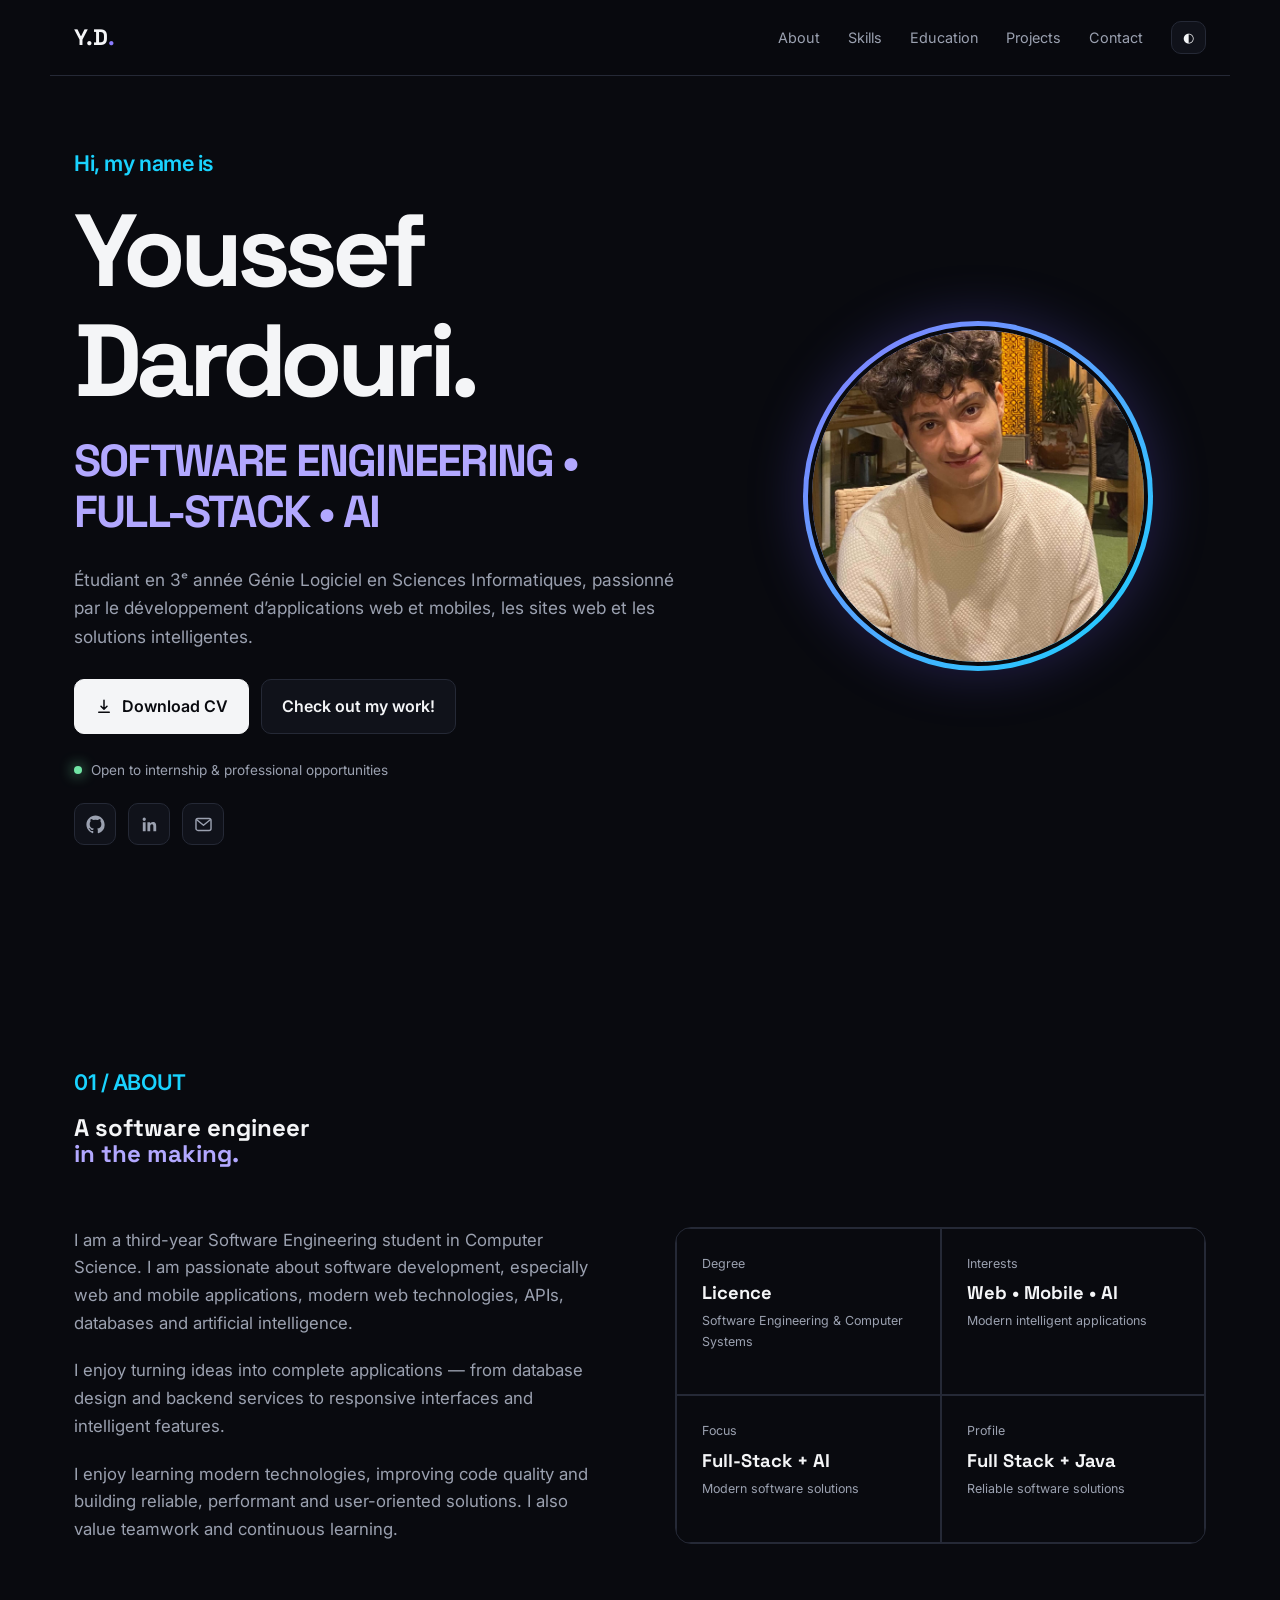
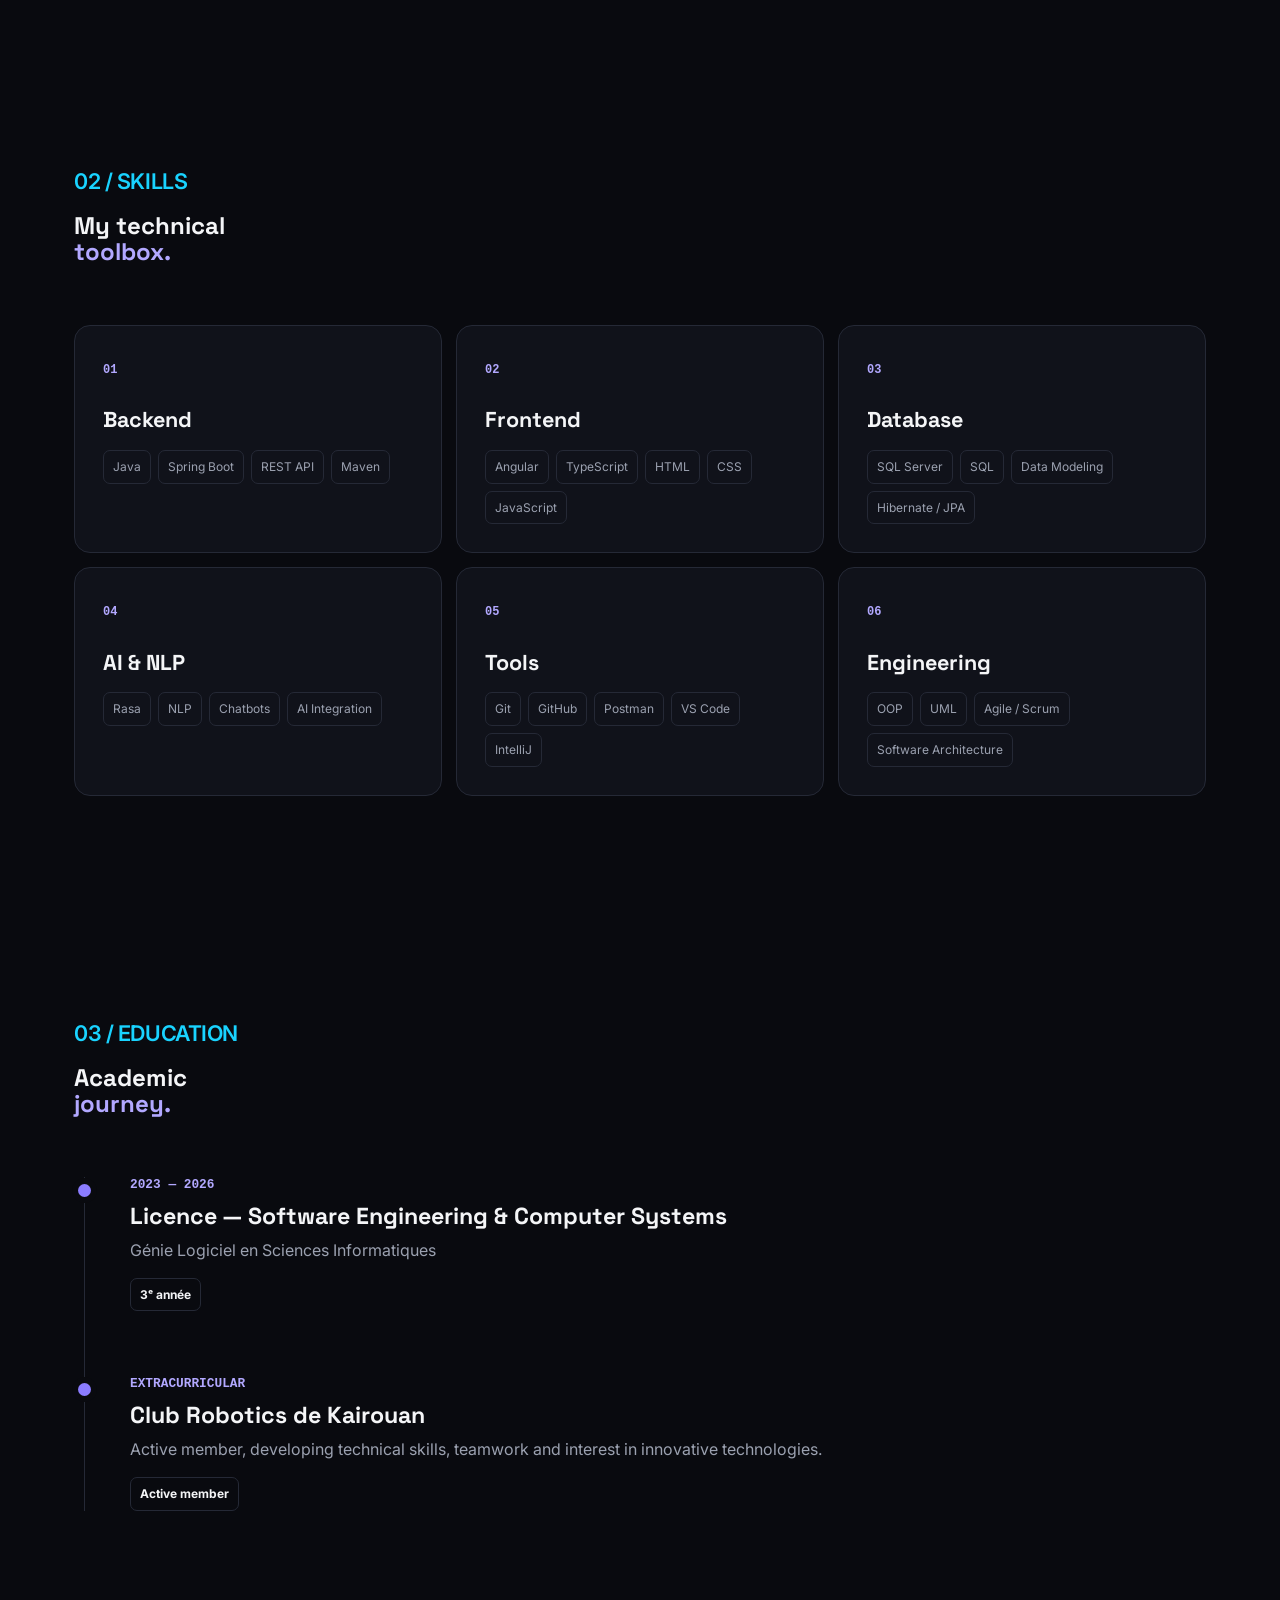
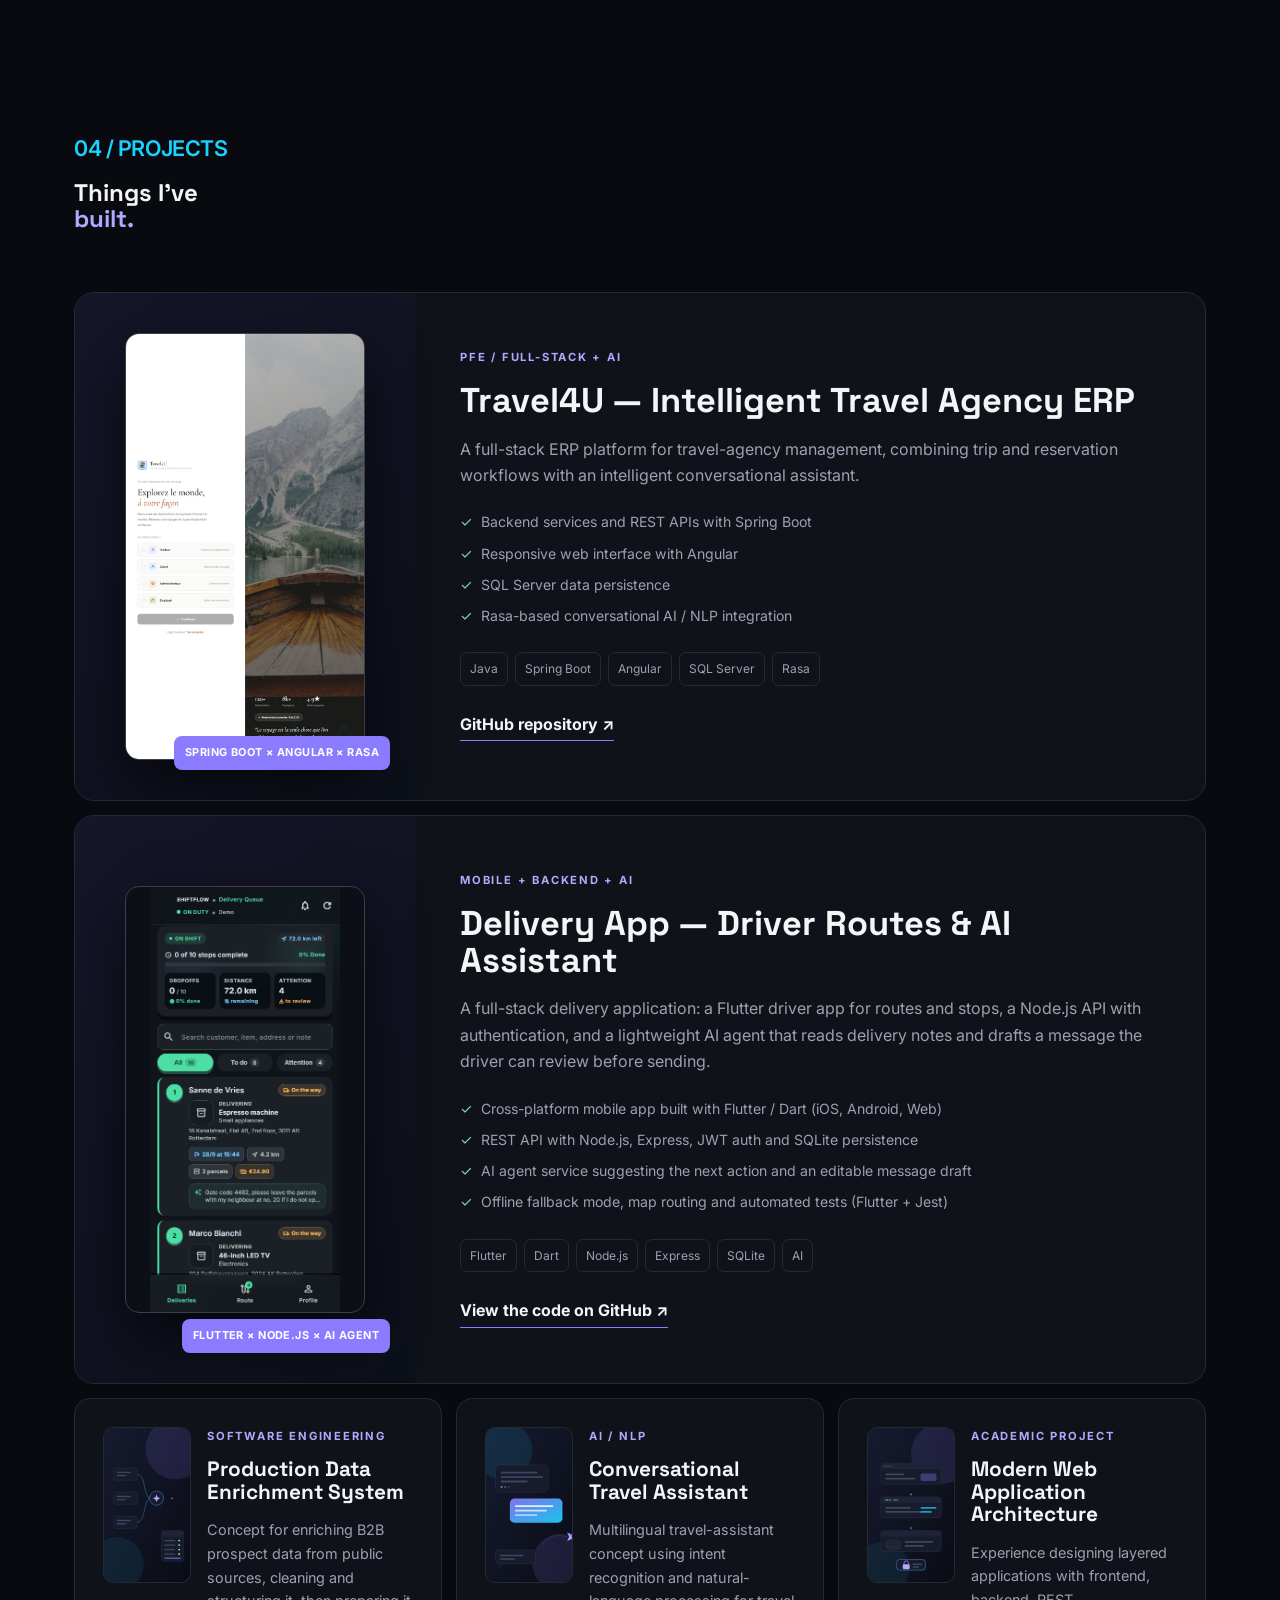
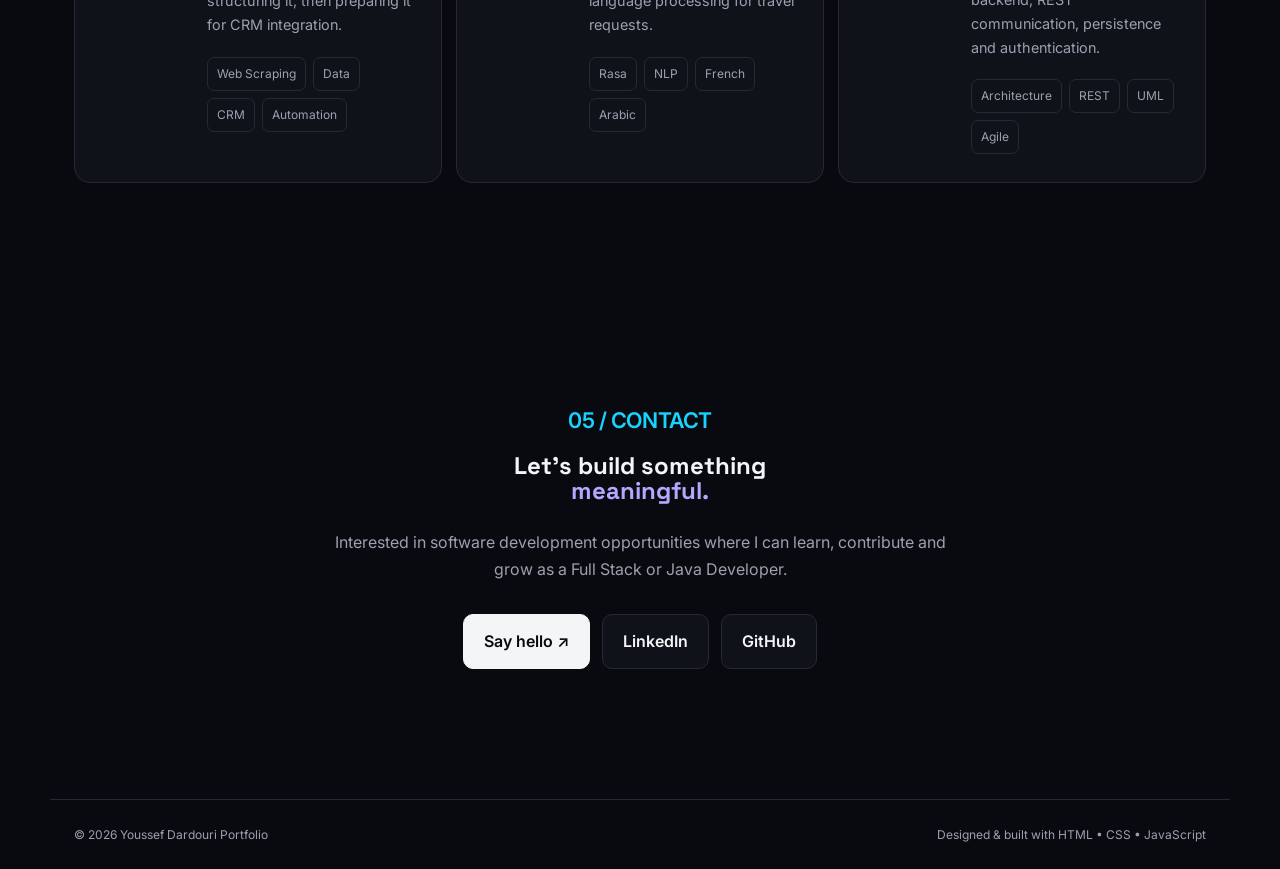
<file: index.html>
<!DOCTYPE html>
<html lang="en">
<head>
  <meta charset="UTF-8">
  <meta name="viewport" content="width=device-width, initial-scale=1.0">
  <meta name="description" content="Software Engineering portfolio — Full-Stack Development, AI and intelligent software solutions.">
  <title>Youssef Dardouri | Full Stack & Java Developer</title>
  <link rel="preconnect" href="https://fonts.googleapis.com">
  <link rel="preconnect" href="https://fonts.gstatic.com" crossorigin>
  <link href="https://fonts.googleapis.com/css2?family=Inter:wght@400;500;600;700;800&family=Space+Grotesk:wght@500;600;700&display=swap" rel="stylesheet">
  <link rel="stylesheet" href="style.css">
</head>
<body>
  <div class="progress" id="progress"></div>

  <header class="navbar">
    <a class="logo" href="#home">Y.D<span>.</span></a>
    <button class="menu-btn" id="menuBtn" aria-label="Open menu">☰</button>
    <nav id="nav">
      <a href="#about">About</a>
      <a href="#skills">Skills</a>
      <a href="#education">Education</a>
      <a href="#projects">Projects</a>
      <a href="#contact">Contact</a>
      <button class="theme-btn" id="themeBtn" aria-label="Toggle theme">◐</button>
    </nav>
  </header>

  <main>
    <section class="hero section" id="home">
      <div class="hero-copy reveal">
        <p class="eyebrow">Hi, my name is</p>
        <h1>Youssef Dardouri.</h1>
        <h2>SOFTWARE ENGINEERING • FULL-STACK • AI</h2>
        <p class="hero-text">
          Étudiant en 3ᵉ année Génie Logiciel en Sciences Informatiques, passionné par le
          développement d’applications web et mobiles, les sites web et les solutions intelligentes.
        </p>
        <div class="hero-actions">
          <a class="btn primary" href="cv.pdf" download>
            <svg class="btn-icon" viewBox="0 0 24 24" fill="none" xmlns="http://www.w3.org/2000/svg" aria-hidden="true"><path d="M12 3v12m0 0-4-4m4 4 4-4M5 19h14" stroke="currentColor" stroke-width="2" stroke-linecap="round" stroke-linejoin="round"/></svg>
            Download CV
          </a>
          <a class="btn secondary" href="#projects">Check out my work!</a>
        </div>
        <div class="availability"><span></span> Open to internship & professional opportunities</div>
        <div class="hero-social">
          <!-- Replace the placeholders below with your real links (same ones used in the Contact section). -->
          <a href="https://github.com/dardouriyoussef02-jpg" target="_blank" rel="noopener" aria-label="GitHub">
            <svg viewBox="0 0 24 24" fill="currentColor" aria-hidden="true"><path d="M12 .5C5.73.5.5 5.73.5 12c0 5.08 3.29 9.38 7.86 10.9.58.1.79-.25.79-.56 0-.27-.01-1.17-.02-2.12-3.2.7-3.88-1.36-3.88-1.36-.52-1.33-1.28-1.68-1.28-1.68-1.05-.72.08-.7.08-.7 1.16.08 1.77 1.19 1.77 1.19 1.03 1.77 2.7 1.26 3.36.96.1-.75.4-1.26.73-1.55-2.56-.29-5.25-1.28-5.25-5.7 0-1.26.45-2.29 1.19-3.1-.12-.29-.52-1.47.11-3.06 0 0 .97-.31 3.18 1.18a11.1 11.1 0 0 1 5.79 0c2.2-1.49 3.17-1.18 3.17-1.18.63 1.59.23 2.77.12 3.06.74.81 1.18 1.84 1.18 3.1 0 4.43-2.69 5.4-5.26 5.69.42.36.78 1.07.78 2.17 0 1.56-.02 2.82-.02 3.2 0 .31.21.67.8.56A10.52 10.52 0 0 0 23.5 12C23.5 5.73 18.27.5 12 .5Z"/></svg>
          </a>
          <a href="https://www.linkedin.com/in/youssef-dardouri" target="_blank" rel="noopener" aria-label="LinkedIn">
            <svg viewBox="0 0 24 24" fill="currentColor" aria-hidden="true"><path d="M20.45 20.45h-3.55v-5.57c0-1.33-.02-3.04-1.85-3.04-1.85 0-2.14 1.45-2.14 2.94v5.67H9.36V9h3.41v1.56h.05c.47-.9 1.63-1.85 3.36-1.85 3.6 0 4.27 2.37 4.27 5.45v6.29ZM5.34 7.43a2.06 2.06 0 1 1 0-4.12 2.06 2.06 0 0 1 0 4.12ZM7.12 20.45H3.56V9h3.56v11.45Z"/></svg>
          </a>
          <a href="mailto:dardouriyoussef02@gmail.com" aria-label="Email">
            <svg viewBox="0 0 24 24" fill="none" stroke="currentColor" stroke-width="1.8" aria-hidden="true"><rect x="2.5" y="4.5" width="19" height="15" rx="2.5"/><path d="m3.5 6 8.5 7 8.5-7" stroke-linecap="round" stroke-linejoin="round"/></svg>
          </a>
        </div>
      </div>
      <div class="hero-card reveal">
        <div class="profile-photo-wrap">
          <img src="photo.jpg" alt="Youssef Dardouri" class="profile-photo">
        </div>
        <div class="terminal">
          <div class="terminal-bar"><i></i><i></i><i></i><span>developer.js</span></div>
          <pre><code><span class="pink">const</span> developer = {
  role: <span class="green">"Software Engineer"</span>,
  focus: [<span class="green">"Full-Stack"</span>, <span class="green">"AI"</span>],
  stack: [<span class="green">"Java"</span>, <span class="green">"Spring"</span>,
          <span class="green">"Angular"</span>, <span class="green">"SQL"</span>],
  mindset: <span class="green">"Always learning"</span>
};</code></pre>
        </div>
      </div>
    </section>

    <section class="section" id="about">
      <div class="section-head reveal">
        <p class="eyebrow">01 / ABOUT</p>
        <h2>A software engineer<br><span>in the making.</span></h2>
      </div>
      <div class="about-grid">
        <div class="about-text reveal">
          <p>
            I am a third-year Software Engineering student in Computer Science. I am passionate
            about software development, especially web and mobile applications, modern web technologies,
            APIs, databases and artificial intelligence.
          </p>
          <p>
            I enjoy turning ideas into complete applications — from database design and backend
            services to responsive interfaces and intelligent features.
          </p>
          <p>
            I enjoy learning modern technologies, improving code quality and building reliable,
            performant and user-oriented solutions. I also value teamwork and continuous learning.
          </p>
        </div>
        <div class="facts reveal">
          <div><span>Degree</span><strong>Licence</strong><small>Software Engineering & Computer Systems</small></div>
          <div><span>Interests</span><strong>Web • Mobile • AI</strong><small>Modern intelligent applications</small></div>
          <div><span>Focus</span><strong>Full-Stack + AI</strong><small>Modern software solutions</small></div>
          <div><span>Profile</span><strong>Full Stack + Java</strong><small>Reliable software solutions</small></div>
        </div>
      </div>
    </section>

    <section class="section" id="skills">
      <div class="section-head reveal">
        <p class="eyebrow">02 / SKILLS</p>
        <h2>My technical<br><span>toolbox.</span></h2>
      </div>
      <div class="skills-grid">
        <article class="skill-card reveal"><span class="number">01</span><h3>Backend</h3><div class="tags"><span>Java</span><span>Spring Boot</span><span>REST API</span><span>Maven</span></div></article>
        <article class="skill-card reveal"><span class="number">02</span><h3>Frontend</h3><div class="tags"><span>Angular</span><span>TypeScript</span><span>HTML</span><span>CSS</span><span>JavaScript</span></div></article>
        <article class="skill-card reveal"><span class="number">03</span><h3>Database</h3><div class="tags"><span>SQL Server</span><span>SQL</span><span>Data Modeling</span><span>Hibernate / JPA</span></div></article>
        <article class="skill-card reveal"><span class="number">04</span><h3>AI & NLP</h3><div class="tags"><span>Rasa</span><span>NLP</span><span>Chatbots</span><span>AI Integration</span></div></article>
        <article class="skill-card reveal"><span class="number">05</span><h3>Tools</h3><div class="tags"><span>Git</span><span>GitHub</span><span>Postman</span><span>VS Code</span><span>IntelliJ</span></div></article>
        <article class="skill-card reveal"><span class="number">06</span><h3>Engineering</h3><div class="tags"><span>OOP</span><span>UML</span><span>Agile / Scrum</span><span>Software Architecture</span></div></article>
      </div>
    </section>

    <section class="section" id="education">
      <div class="section-head reveal">
        <p class="eyebrow">03 / EDUCATION</p>
        <h2>Academic<br><span>journey.</span></h2>
      </div>
      <div class="timeline">
        <div class="timeline-item reveal">
          <div class="dot"></div>
          <div class="time">2023 — 2026</div>
          <h3>Licence — Software Engineering & Computer Systems</h3>
          <p>Génie Logiciel en Sciences Informatiques</p>
          <strong class="badge">3ᵉ année</strong>
        </div>
        <div class="timeline-item reveal">
          <div class="dot"></div>
          <div class="time">EXTRACURRICULAR</div>
          <h3>Club Robotics de Kairouan</h3>
          <p>Active member, developing technical skills, teamwork and interest in innovative technologies.</p>
          <strong class="badge">Active member</strong>
        </div>
      </div>
    </section>

    <section class="section" id="projects">
      <div class="section-head reveal">
        <p class="eyebrow">04 / PROJECTS</p>
        <h2>Things I've<br><span>built.</span></h2>
      </div>

      <article class="project featured reveal">
        <div class="project-visual">
          <img class="project-shot" src="assets/travel4u.jpg" width="720" height="1280" loading="lazy"
               alt="Travel4U travel agency application screenshot">
          <div class="floating-chip">SPRING BOOT × ANGULAR × RASA</div>
        </div>
        <div class="project-info">
          <p class="project-type">PFE / FULL-STACK + AI</p>
          <h3>Travel4U — Intelligent Travel Agency ERP</h3>
          <p>
            A full-stack ERP platform for travel-agency management, combining trip and reservation
            workflows with an intelligent conversational assistant.
          </p>
          <ul>
            <li>Backend services and REST APIs with Spring Boot</li>
            <li>Responsive web interface with Angular</li>
            <li>SQL Server data persistence</li>
            <li>Rasa-based conversational AI / NLP integration</li>
          </ul>
          <div class="project-tags"><span>Java</span><span>Spring Boot</span><span>Angular</span><span>SQL Server</span><span>Rasa</span></div>
          <!-- Points to your GitHub profile for now; swap in the Travel4U repo URL once it's created/public. -->
          <a class="text-link" href="https://github.com/dardouriyoussef02-jpg/Travel4U" target="_blank" rel="noopener">GitHub repository ↗</a>
        </div>
      </article>

      <article class="project featured reveal">
        <div class="project-visual">
          <img class="project-shot contain" src="assets/delivery-app.png" width="412" height="917" loading="lazy"
               alt="Delivery App route and stops screen">
          <div class="floating-chip">FLUTTER × NODE.JS × AI AGENT</div>
        </div>
        <div class="project-info">
          <p class="project-type">MOBILE + BACKEND + AI</p>
          <h3>Delivery App — Driver Routes & AI Assistant</h3>
          <p>
            A full-stack delivery application: a Flutter driver app for routes and stops, a Node.js
            API with authentication, and a lightweight AI agent that reads delivery notes and drafts
            a message the driver can review before sending.
          </p>
          <ul>
            <li>Cross-platform mobile app built with Flutter / Dart (iOS, Android, Web)</li>
            <li>REST API with Node.js, Express, JWT auth and SQLite persistence</li>
            <li>AI agent service suggesting the next action and an editable message draft</li>
            <li>Offline fallback mode, map routing and automated tests (Flutter + Jest)</li>
          </ul>
          <div class="project-tags"><span>Flutter</span><span>Dart</span><span>Node.js</span><span>Express</span><span>SQLite</span><span>AI</span></div>
          <a class="text-link" href="https://github.com/dardouriyoussef02-jpg/Delivery-APP" target="_blank" rel="noopener">View the code on GitHub ↗</a>
        </div>
      </article>

      <div class="project-grid">
        <article class="project small reveal">
          <img class="small-shot" src="assets/cover-data.svg" loading="lazy" alt="Data enrichment pipeline illustration">
          <div class="small-body">
            <p class="project-type">SOFTWARE ENGINEERING</p>
            <h3>Production Data Enrichment System</h3>
            <p>Concept for enriching B2B prospect data from public sources, cleaning and structuring it, then preparing it for CRM integration.</p>
            <div class="project-tags"><span>Web Scraping</span><span>Data</span><span>CRM</span><span>Automation</span></div>
          </div>
        </article>
        <article class="project small reveal">
          <img class="small-shot" src="assets/cover-assistant.svg" loading="lazy" alt="Conversational travel assistant illustration">
          <div class="small-body">
            <p class="project-type">AI / NLP</p>
            <h3>Conversational Travel Assistant</h3>
            <p>Multilingual travel-assistant concept using intent recognition and natural-language processing for travel requests.</p>
            <div class="project-tags"><span>Rasa</span><span>NLP</span><span>French</span><span>Arabic</span></div>
          </div>
        </article>
        <article class="project small reveal">
          <img class="small-shot" src="assets/cover-architecture.svg" loading="lazy" alt="Layered web application architecture illustration">
          <div class="small-body">
            <p class="project-type">ACADEMIC PROJECT</p>
            <h3>Modern Web Application Architecture</h3>
            <p>Experience designing layered applications with frontend, backend, REST communication, persistence and authentication.</p>
            <div class="project-tags"><span>Architecture</span><span>REST</span><span>UML</span><span>Agile</span></div>
          </div>
        </article>
      </div>
    </section>

    <section class="cta section reveal" id="contact">
      <p class="eyebrow">05 / CONTACT</p>
      <h2>Let's build something<br><span>meaningful.</span></h2>
      <p>Interested in software development opportunities where I can learn, contribute and grow as a Full Stack or Java Developer.</p>
      <div class="contact-actions">
        <!-- Replace the placeholders below with your real links before publishing. -->
        <a class="btn primary" href="mailto:dardouriyoussef02@gmail.com">Say hello ↗</a>
        <a class="btn secondary" href="https://www.linkedin.com/in/youssef-dardouri" target="_blank" rel="noopener">LinkedIn</a>
        <a class="btn secondary" href="https://github.com/dardouriyoussef02-jpg" target="_blank" rel="noopener">GitHub</a>
      </div>
    </section>
  </main>

  <footer>
    <span>© <span id="year"></span> Youssef Dardouri Portfolio</span>
    <span>Designed & built with HTML • CSS • JavaScript</span>
  </footer>

  <script src="script.js"></script>
</body>
</html>
</file>
<file: style.css>
*{box-sizing:border-box;margin:0;padding:0}

:root{
  --bg:#090a0f;
  --surface:#10121a;
  --surface2:#151823;
  --text:#f4f5f7;
  --muted:#9ba1b0;
  --line:#252936;
  --accent:#8b7cff;
  --accent2:#b2a8ff;
  --green:#71e6a5;
  --max:1180px
}

html{scroll-behavior:smooth}

body{
  font-family:Inter,system-ui,sans-serif;
  background:var(--bg);
  color:var(--text);
  line-height:1.65;
  overflow-x:hidden
}

body.light{
  --bg:#f7f7f9;
  --surface:#fff;
  --surface2:#f0f1f5;
  --text:#12131a;
  --muted:#5f6572;
  --line:#dddfe7
}

a{
  color:inherit;
  text-decoration:none
}

.progress{
  position:fixed;
  top:0;
  left:0;
  height:3px;
  background:var(--accent);
  width:0;
  z-index:100
}

.navbar{
  height:76px;
  display:flex;
  align-items:center;
  justify-content:space-between;
  max-width:var(--max);
  margin:auto;
  padding:0 24px;
  position:sticky;
  top:0;
  background:color-mix(in srgb,var(--bg) 88%,transparent);
  backdrop-filter:blur(14px);
  z-index:50;
  border-bottom:1px solid var(--line)
}

.logo{
  font:700 1.4rem "Space Grotesk"
}

.logo span{
  color:var(--accent)
}

nav{
  display:flex;
  gap:28px;
  align-items:center
}

nav a{
  font-size:.9rem;
  color:var(--muted);
  transition:.2s
}

nav a:hover{
  color:var(--text)
}

.theme-btn,
.menu-btn{
  border:1px solid var(--line);
  background:var(--surface);
  color:var(--text);
  border-radius:10px;
  padding:8px 11px;
  cursor:pointer
}

.menu-btn{
  display:none
}

.section{
  max-width:var(--max);
  margin:auto;
  padding:110px 24px
}

.hero{
  min-height:calc(100vh - 76px);
  display:grid;
  grid-template-columns:1.15fr .85fr;
  align-items:center;
  gap:60px;
  padding-top:70px
}


/* =========================================================
   HERO TEXT
   ========================================================= */

.eyebrow{
  color:#19d3ff;
  font-size:1.35rem;
  font-weight:600;
  letter-spacing:-.02em;
  margin-bottom:14px
}

h1,
h2,
h3{
  font-family:"Space Grotesk",sans-serif;
  line-height:1.08
}

h1{
  font-size:clamp(4rem,8vw,7rem);
  letter-spacing:-.06em;
  font-weight:800
}

h1 span,
h2 span{
  color:var(--accent2)
}

.hero h2{
  font-family:"Space Grotesk",sans-serif;
  font-size:clamp(1.8rem,3.5vw,3.2rem);
  letter-spacing:-.04em;
  color:var(--accent2);
  font-weight:800;
  margin-top:18px;
  line-height:1.15;
}

.hero-text{
  max-width:650px;
  color:var(--muted);
  font-size:1.08rem;
  margin:28px 0
}

.hero-actions,
.contact-actions{
  display:flex;
  gap:12px;
  flex-wrap:wrap
}

.btn{
  display:inline-flex;
  align-items:center;
  justify-content:center;
  gap:9px;
  padding:13px 20px;
  border-radius:10px;
  font-weight:600;
  border:1px solid var(--line);
  transition:.25s
}

.btn:hover{
  transform:translateY(-2px)
}

.btn.primary{
  background:var(--text);
  color:var(--bg);
  border-color:var(--text)
}

.btn.secondary{
  background:var(--surface);
  color:var(--text)
}

.btn-icon{
  width:18px;
  height:18px;
  flex-shrink:0
}

.availability{
  display:flex;
  align-items:center;
  gap:9px;
  margin-top:25px;
  color:var(--muted);
  font-size:.85rem
}

.availability span{
  width:8px;
  height:8px;
  border-radius:50%;
  background:var(--green);
  box-shadow:0 0 14px var(--green)
}


/* =========================================================
   SOCIAL
   ========================================================= */

.hero-social{
  display:flex;
  gap:12px;
  margin-top:22px
}

.hero-social a{
  display:flex;
  align-items:center;
  justify-content:center;
  width:42px;
  height:42px;
  border-radius:10px;
  background:var(--surface);
  border:1px solid var(--line);
  color:var(--muted);
  transition:.25s
}

.hero-social a svg{
  width:19px;
  height:19px
}

.hero-social a:hover{
  color:var(--text);
  border-color:var(--accent);
  transform:translateY(-2px)
}


/* =========================================================
   PROFILE PHOTO
   ========================================================= */

.hero-card{
  display:flex;
  justify-content:center;
  align-items:center;
  position:relative;
  min-height:520px
}

.profile-photo-wrap{
  width:350px;
  height:350px;
  border-radius:50%;
  padding:5px;
  background:linear-gradient(135deg,var(--accent),#19d3ff);
  box-shadow:0 0 55px #6f62ff44;
  position:relative;
  z-index:2
}

.profile-photo{
  width:100%;
  height:100%;
  object-fit:cover;
  object-position:center 25%;
  border-radius:50%;
  display:block;
  border:4px solid var(--bg)
}

.terminal{
  display:none
}

.terminal-bar{
  height:42px;
  border-bottom:1px solid #292d3a;
  display:flex;
  align-items:center;
  gap:7px;
  padding:0 14px;
  color:#6f7482;
  font-size:.75rem
}

.terminal-bar i{
  width:9px;
  height:9px;
  background:#3a3e4b;
  border-radius:50%
}

.terminal-bar span{
  margin-left:8px
}

.terminal pre{
  padding:28px;
  font:14px/2 "SFMono-Regular",Consolas,monospace;
  color:#d6d8e0;
  white-space:pre-wrap
}

.pink{
  color:#c7a7ff
}

.green{
  color:#75e3a4
}


/* =========================================================
   ABOUT
   ========================================================= */

.section-head{
  margin-bottom:60px
}

.about-grid{
  display:grid;
  grid-template-columns:1fr 1fr;
  gap:70px
}

.about-text{
  color:var(--muted);
  font-size:1.05rem
}

.about-text p+p{
  margin-top:20px
}

.about-text strong{
  color:var(--text)
}

.facts{
  display:grid;
  grid-template-columns:1fr 1fr;
  border:1px solid var(--line);
  border-radius:16px;
  overflow:hidden
}

.facts div{
  padding:25px;
  border:1px solid var(--line)
}

.facts span,
.facts small{
  display:block;
  color:var(--muted);
  font-size:.78rem
}

.facts strong{
  display:block;
  font:700 1.15rem "Space Grotesk";
  margin:7px 0
}


/* =========================================================
   SKILLS
   ========================================================= */

.skills-grid{
  display:grid;
  grid-template-columns:repeat(3,1fr);
  gap:14px
}

.skill-card,
.project.small{
  background:var(--surface);
  border:1px solid var(--line);
  border-radius:16px;
  padding:28px;
  transition:.25s
}

.skill-card:hover,
.project.small:hover{
  transform:translateY(-5px);
  border-color:#5d6170
}

.number{
  font:600 .75rem monospace;
  color:var(--accent2)
}

.skill-card h3{
  font-size:1.35rem;
  margin:28px 0 18px
}

.tags,
.project-tags{
  display:flex;
  flex-wrap:wrap;
  gap:7px
}

.tags span,
.project-tags span,
.badge{
  font-size:.75rem;
  padding:6px 9px;
  border:1px solid var(--line);
  border-radius:7px;
  color:var(--muted)
}


/* =========================================================
   TIMELINE
   ========================================================= */

.timeline{
  border-left:1px solid var(--line);
  margin-left:10px;
  padding-left:45px
}

.timeline-item{
  position:relative;
  padding:0 0 65px
}

.timeline-item:last-child{
  padding-bottom:0
}

.dot{
  position:absolute;
  width:13px;
  height:13px;
  border-radius:50%;
  background:var(--accent);
  left:-52px;
  top:7px;
  box-shadow:0 0 0 6px var(--bg)
}

.time{
  color:var(--accent2);
  font:600 .8rem monospace;
  margin-bottom:12px
}

.timeline-item h3{
  font-size:1.45rem;
  margin-bottom:8px
}

.timeline-item p{
  color:var(--muted);
  margin-bottom:14px
}

.badge{
  color:var(--text);
  display:inline-block
}


/* =========================================================
   FEATURED PROJECT
   ========================================================= */

.project.featured{
  display:grid;
  grid-template-columns:340px 1fr;
  gap:45px;
  padding:0;
  background:var(--surface);
  border:1px solid var(--line);
  border-radius:20px;
  overflow:hidden
}

.project.featured+.project.featured{
  margin-top:14px
}

.project-visual{
  display:flex;
  align-items:center;
  justify-content:center;
  background:linear-gradient(135deg,#17152a,#0c1019);
  position:relative;
  padding:40px
}

.project-shot{
  aspect-ratio:9/16;
  width:min(240px,100%);
  height:auto;
  object-fit:cover;
  display:block;
  border-radius:14px;
  border:1px solid #3b3e4b;
  box-shadow:0 25px 60px #0009;
  background:#0c0f16
}

.project-shot.contain{
  object-fit:contain
}

.floating-chip{
  position:absolute;
  bottom:30px;
  right:25px;
  background:var(--accent);
  color:#fff;
  border-radius:8px;
  padding:8px 11px;
  font-size:.68rem;
  font-weight:700;
  letter-spacing:.04em
}

.project-info{
  padding:55px 45px 55px 0
}

.project-type{
  font-size:.7rem;
  color:var(--accent2);
  font-weight:700;
  letter-spacing:.16em
}

.project-info h3{
  font-size:2.15rem;
  margin:16px 0
}

.project-info>p:not(.project-type){
  color:var(--muted);
  margin-bottom:22px
}

.project-info ul{
  list-style:none;
  color:var(--muted);
  font-size:.88rem;
  margin-bottom:25px
}

.project-info li{
  margin:8px 0
}

.project-info li::before{
  content:"✓";
  color:var(--green);
  margin-right:9px
}

.text-link{
  display:inline-block;
  margin-top:25px;
  font-weight:700;
  border-bottom:1px solid var(--accent);
  padding-bottom:3px
}


/* =========================================================
   PROJECT GRID
   ========================================================= */

.project-grid{
  display:grid;
  grid-template-columns:repeat(3,1fr);
  gap:14px;
  margin-top:14px
}

.project.small p:not(.project-type){
  color:var(--muted);
  font-size:.9rem;
  margin:15px 0 20px
}

.project.small h3{
  font-size:1.3rem;
  margin-top:13px
}

.project.small{
  display:flex;
  gap:16px;
  align-items:flex-start
}

.small-shot{
  width:88px;
  aspect-ratio:9/16;
  object-fit:cover;
  flex:none;
  display:block;
  border-radius:10px;
  border:1px solid var(--line);
  background:var(--surface2)
}

.small-body{
  flex:1;
  min-width:0
}


/* =========================================================
   CTA
   ========================================================= */

.cta{
  text-align:center;
  padding-bottom:130px
}

.cta>p:not(.eyebrow){
  color:var(--muted);
  max-width:620px;
  margin:25px auto 32px
}

.contact-actions{
  justify-content:center
}


/* =========================================================
   FOOTER
   ========================================================= */

footer{
  border-top:1px solid var(--line);
  max-width:var(--max);
  margin:auto;
  padding:25px 24px;
  display:flex;
  justify-content:space-between;
  color:var(--muted);
  font-size:.75rem
}


/* =========================================================
   ANIMATIONS
   ========================================================= */

.reveal{
  opacity:0;
  transform:translateY(25px);
  transition:.7s ease
}

.reveal.visible{
  opacity:1;
  transform:none
}


/* =========================================================
   TABLET
   ========================================================= */

@media(max-width:850px){

  .hero-card{
    min-height:500px
  }

  .profile-photo-wrap{
    width:300px;
    height:300px
  }

  .terminal{
    right:0;
    bottom:0;
    max-width:75%
  }

  nav{
    display:none;
    position:absolute;
    top:76px;
    left:0;
    right:0;
    background:var(--bg);
    padding:20px 24px;
    flex-direction:column;
    align-items:flex-start;
    border-bottom:1px solid var(--line)
  }

  nav.open{
    display:flex
  }

  .menu-btn{
    display:block
  }

  .hero,
  .about-grid,
  .project.featured{
    grid-template-columns:1fr
  }

  .hero{
    padding-top:80px
  }

  .hero-card{
    margin-top:20px
  }

  .project-info{
    padding:35px
  }

  .skills-grid,
  .project-grid{
    grid-template-columns:1fr 1fr
  }

  .project-visual{
    min-height:350px
  }
}


/* =========================================================
   MOBILE
   ========================================================= */

@media(max-width:560px){

  .hero-card{
    min-height:430px
  }

  .profile-photo-wrap{
    width:250px;
    height:250px
  }

  .terminal{
    width:320px;
    max-width:90%;
    right:-5px
  }

  .section{
    padding:80px 20px
  }

  .navbar{
    padding:0 20px
  }

  .skills-grid,
  .project-grid,
  .facts{
    grid-template-columns:1fr
  }

  h1{
    font-size:3.8rem
  }

  .hero h2{
    font-size:1.45rem;
    line-height:1.3
  }

  .eyebrow{
    font-size:1.15rem
  }

  .project-visual{
    padding:20px
  }

  .floating-chip{
    font-size:.55rem;
    bottom:15px;
    right:15px
  }

  .project-info{
    padding:30px 22px
  }

  .project-info h3{
    font-size:1.7rem
  }

  .timeline{
    padding-left:30px
  }

  .dot{
    left:-37px
  }

  footer{
    flex-direction:column;
    gap:8px
  }
}
</file>
